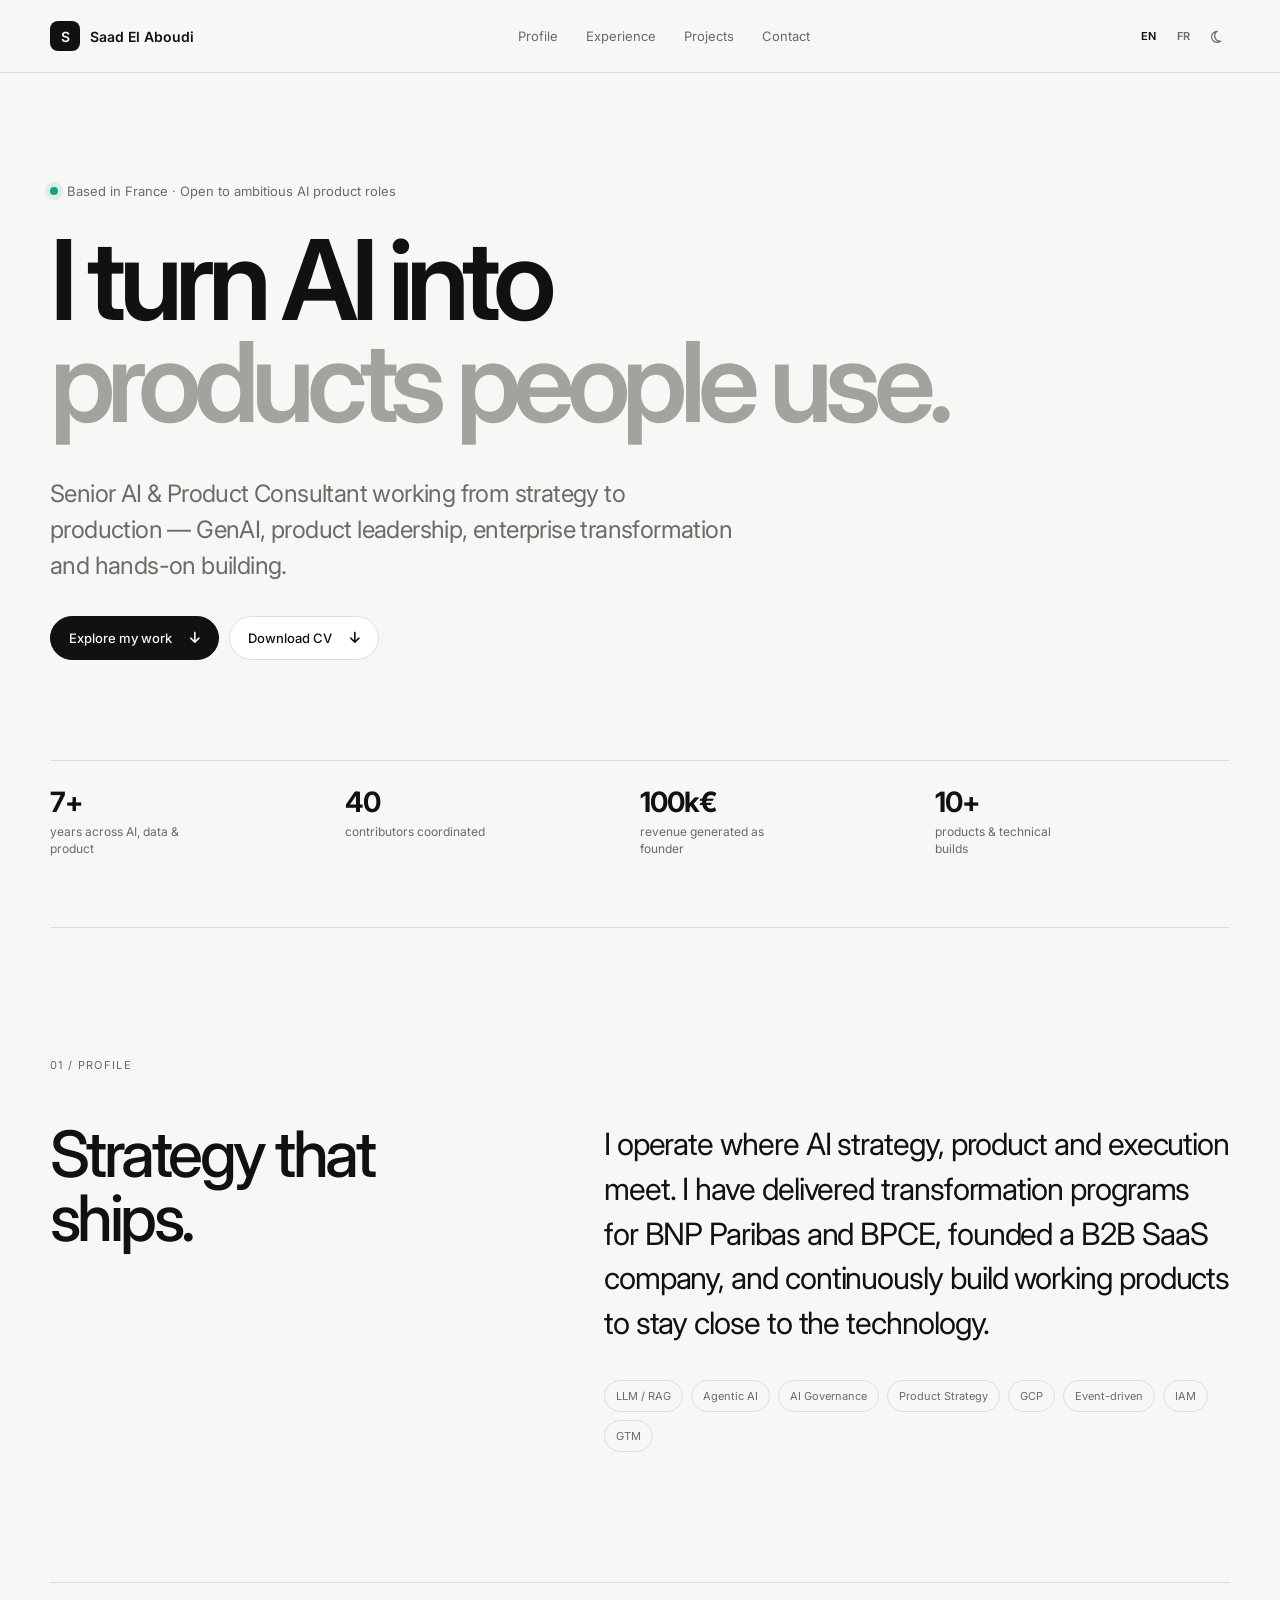
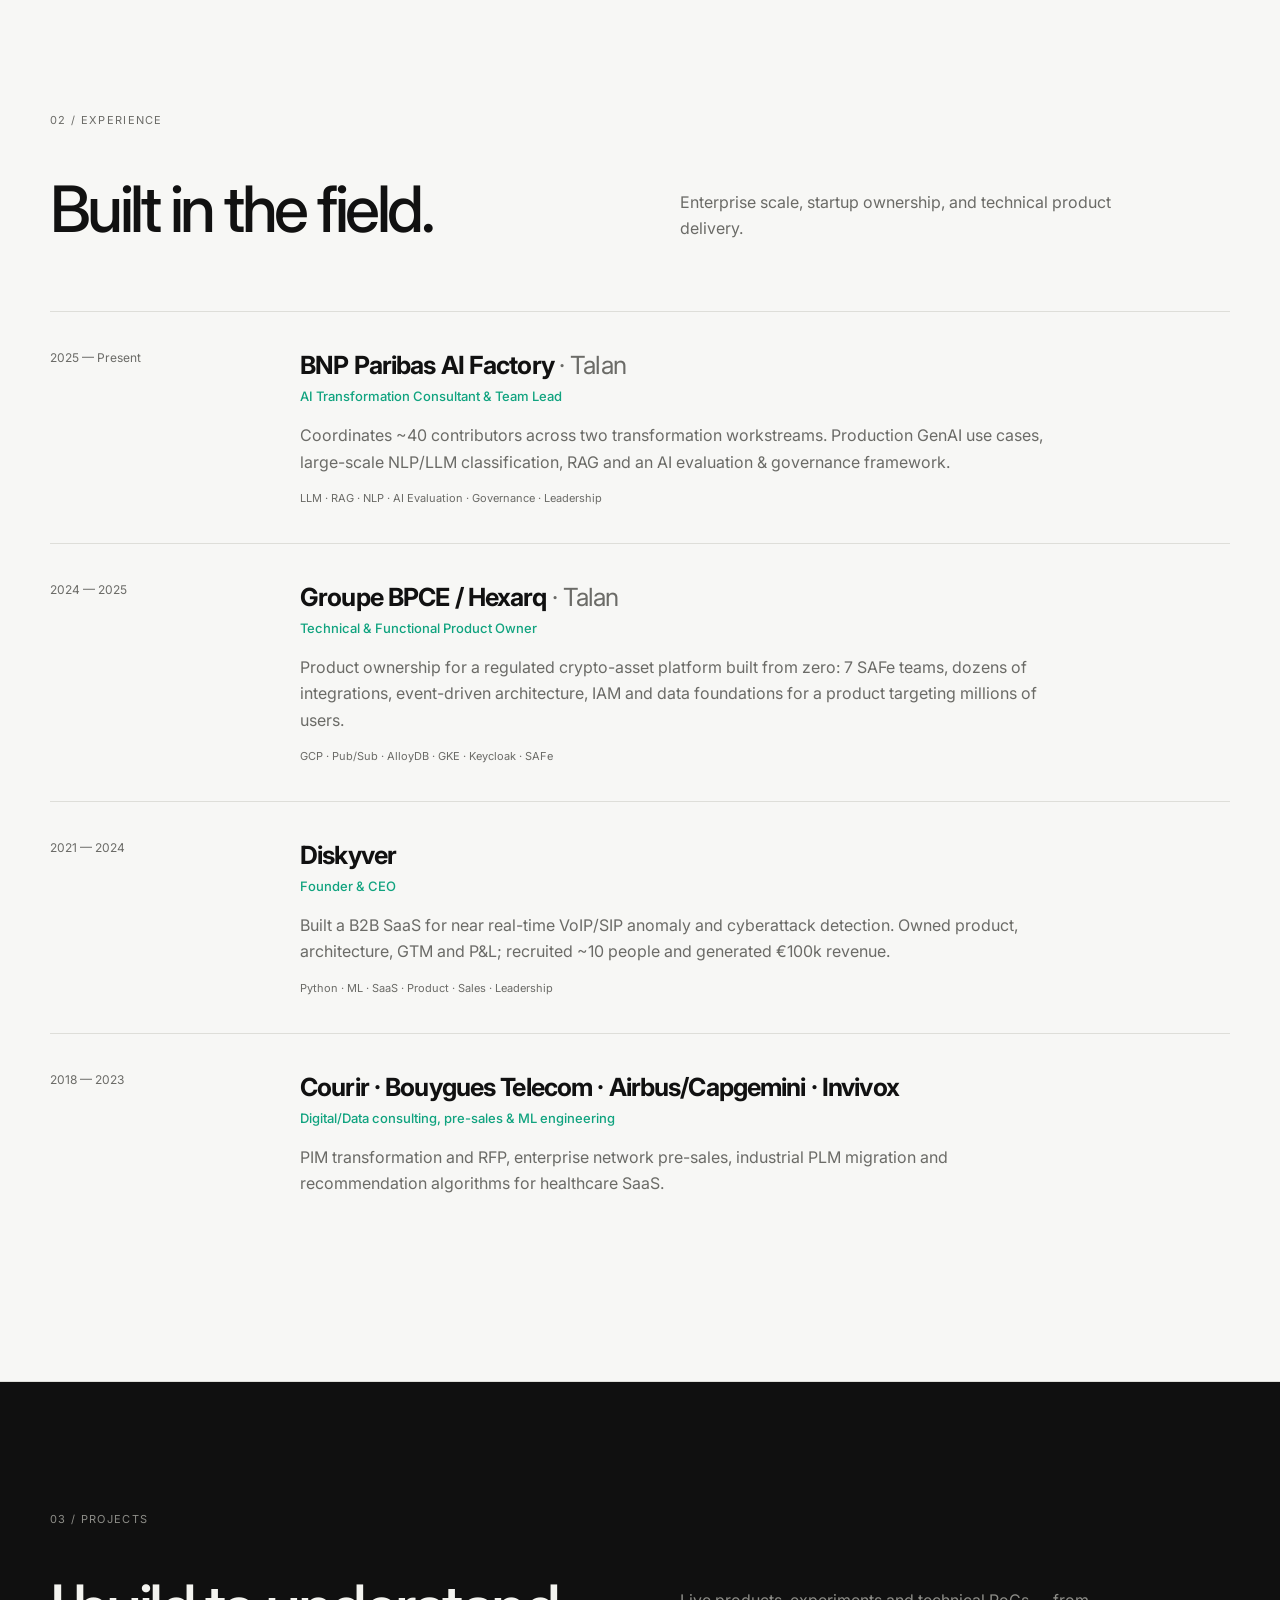
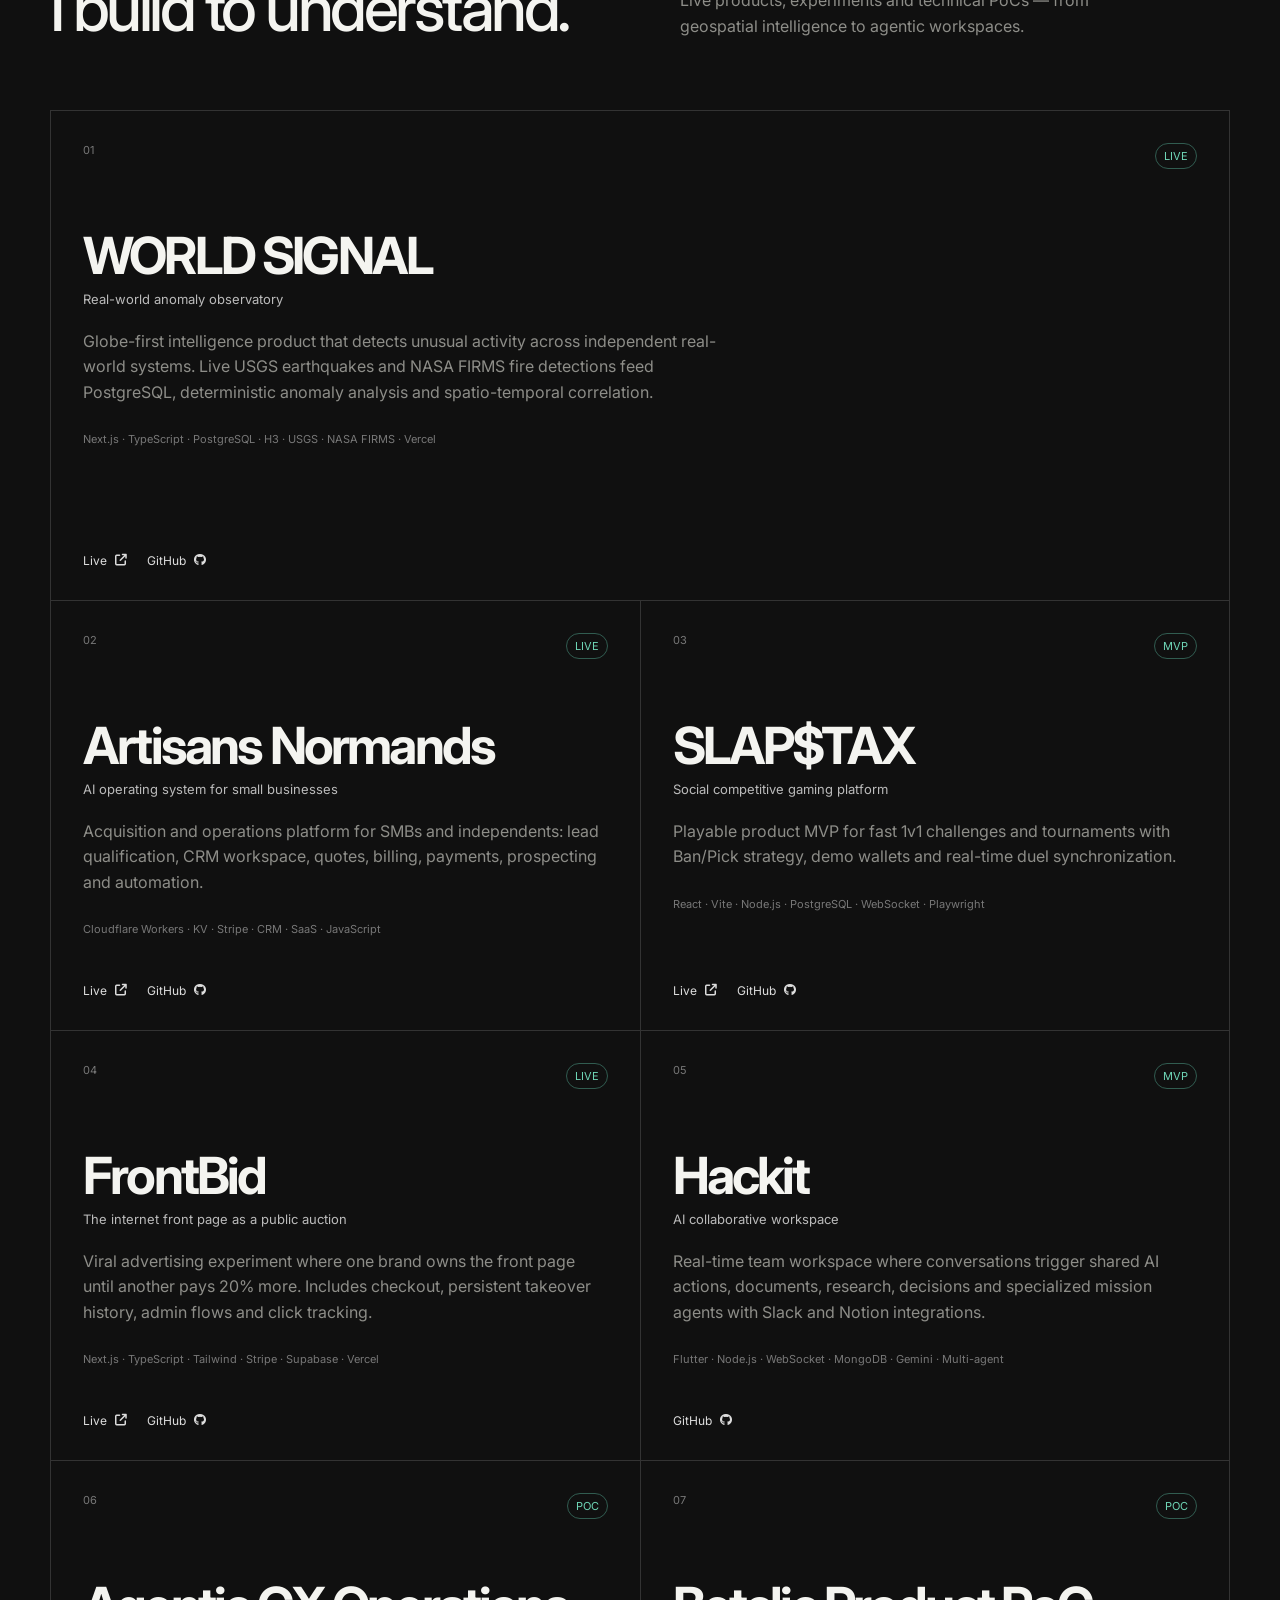
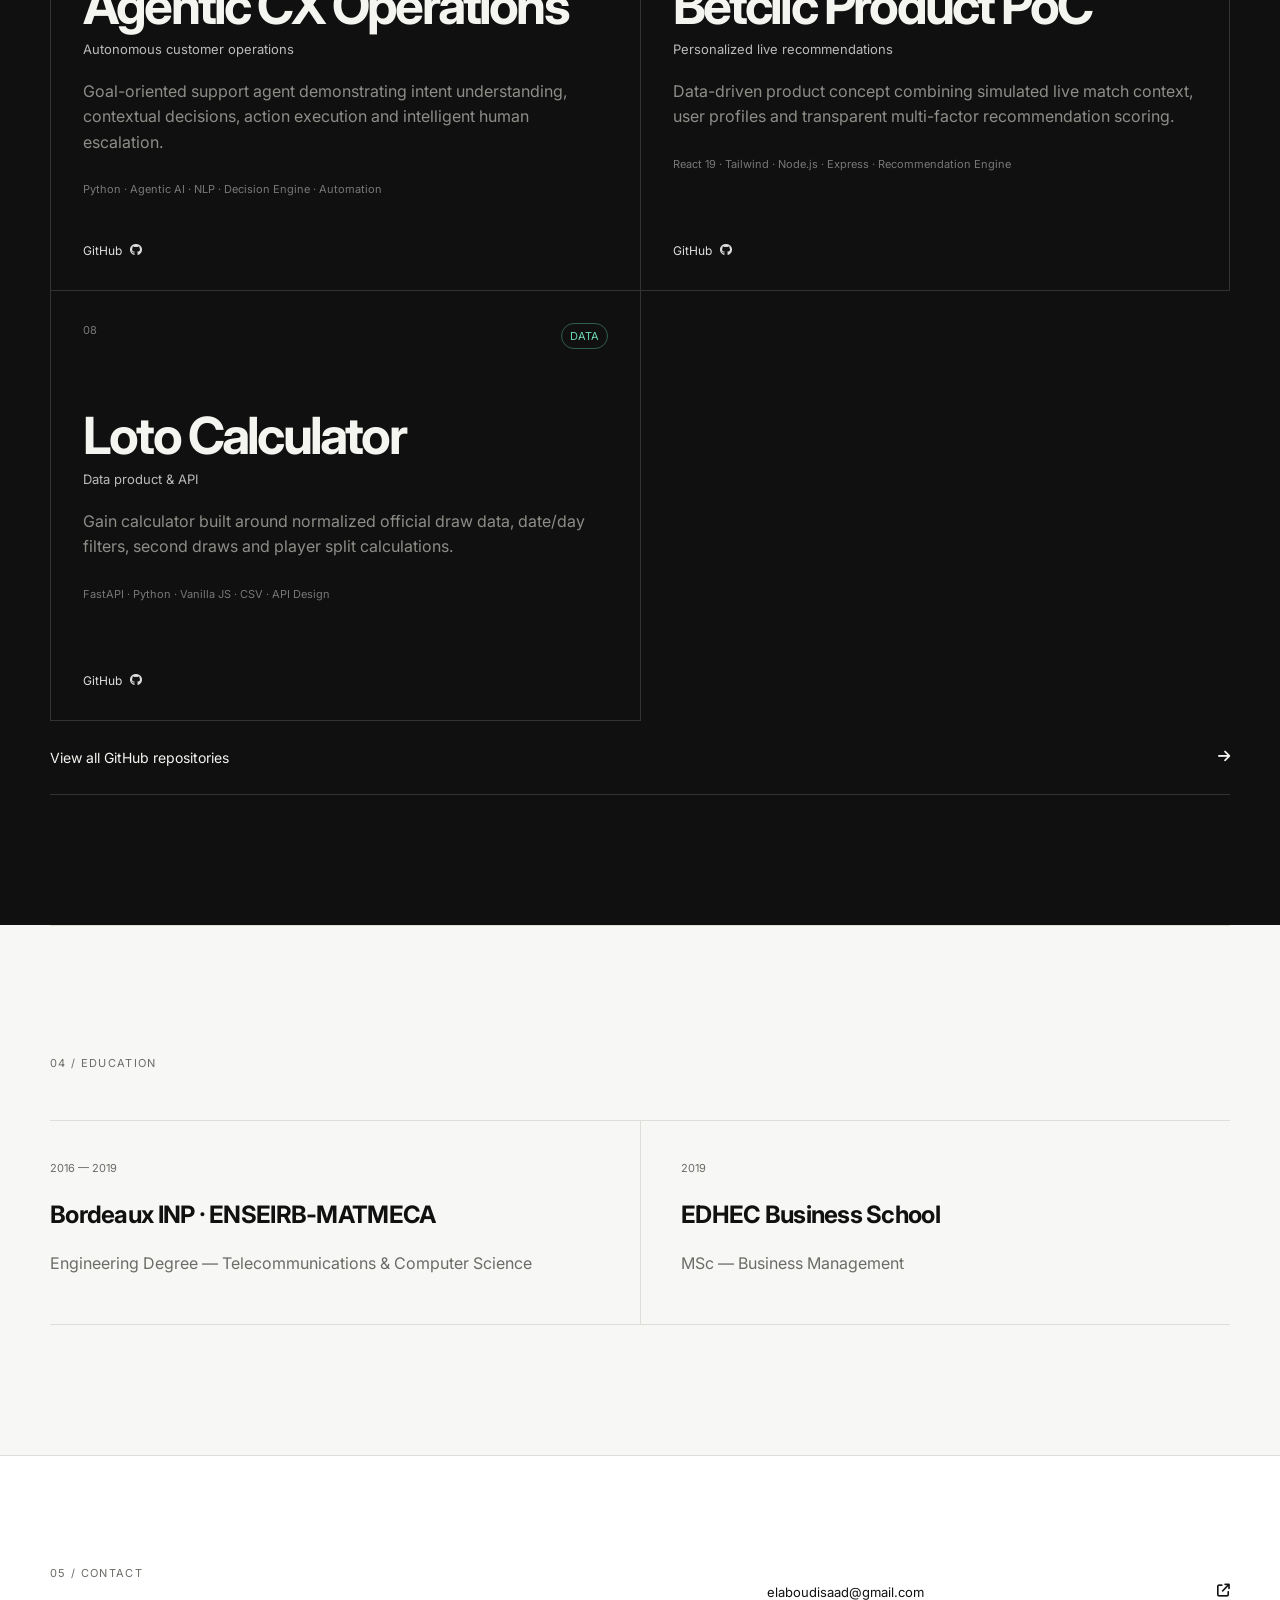
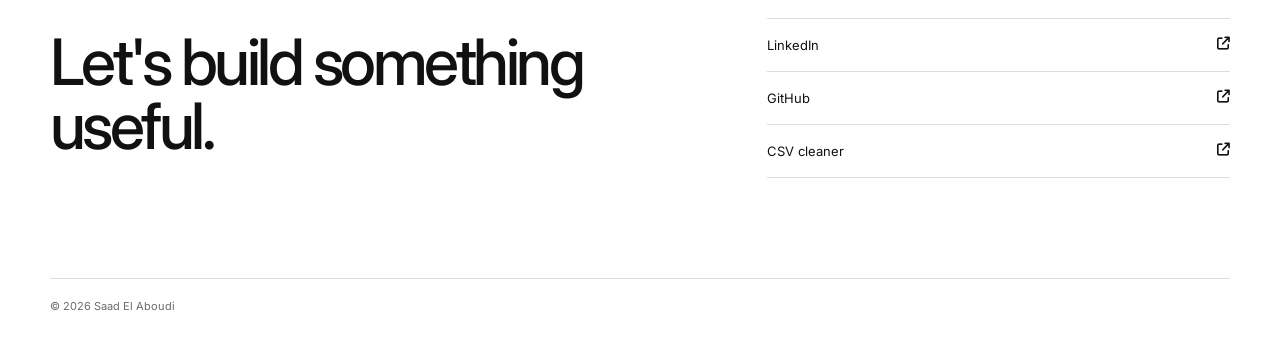
<file: index.html>
<!doctype html>
<html lang="en">
<head>
<meta charset="utf-8"><meta name="viewport" content="width=device-width,initial-scale=1">
<meta name="description" content="Saad El Aboudi — Senior AI & Product Consultant, builder and founder.">
<title>Saad El Aboudi — AI Product & Transformation</title>
<link rel="stylesheet" href="assets/css/styles.css">
<link rel="stylesheet" href="https://cdnjs.cloudflare.com/ajax/libs/font-awesome/6.4.0/css/all.min.css">
<link href="https://fonts.googleapis.com/css2?family=Inter:wght@400;500;600;700&display=swap" rel="stylesheet">
</head>
<body>
<header><nav class="nav wrap"><a class="brand" href="#home"><span class="mark">S</span><span>Saad El Aboudi</span></a><div class="links"><a data-i18n="nav.profile" href="#profile">Profile</a><a data-i18n="nav.experience" href="#experience">Experience</a><a data-i18n="nav.projects" href="#projects">Projects</a><a data-i18n="nav.contact" href="#contact">Contact</a></div><div class="actions"><button class="lang active" data-lang="en">EN</button><button class="lang" data-lang="fr">FR</button><button id="theme" aria-label="Toggle theme"><i class="fa-regular fa-moon"></i></button></div></nav></header>
<main>
<section class="hero wrap" id="home"><div class="eyebrow"><span class="dot"></span><span data-i18n="hero.availability">Based in France · Open to ambitious AI product roles</span></div><h1><span data-i18n="hero.line1">I turn AI into</span><br><span class="muted-title" data-i18n="hero.line2">products people use.</span></h1><p class="lead" data-i18n="hero.lead">Senior AI & Product Consultant working from strategy to production — GenAI, product leadership, enterprise transformation and hands-on building.</p><div class="hero-actions"><a class="btn primary" href="#projects"><span data-i18n="hero.cta1">Explore my work</span><i class="fa-solid fa-arrow-down"></i></a><a class="btn" href="CV_Saad_El_Aboudi.pdf" download><span data-i18n="hero.cta2">Download CV</span><i class="fa-solid fa-arrow-down"></i></a></div><div class="metrics"><div><strong>7+</strong><span data-i18n="metrics.years">years across AI, data & product</span></div><div><strong>40</strong><span data-i18n="metrics.people">contributors coordinated</span></div><div><strong>100k€</strong><span data-i18n="metrics.revenue">revenue generated as founder</span></div><div><strong>10+</strong><span data-i18n="metrics.builds">products & technical builds</span></div></div></section>

<section class="section wrap" id="profile"><div class="kicker">01 / <span data-i18n="nav.profile">Profile</span></div><div class="profile-grid"><h2 data-i18n="profile.title">Strategy that ships.</h2><div><p class="big-copy" data-i18n="profile.copy">I operate where AI strategy, product and execution meet. I have delivered transformation programs for BNP Paribas and BPCE, founded a B2B SaaS company, and continuously build working products to stay close to the technology.</p><div class="chips"><span>LLM / RAG</span><span>Agentic AI</span><span>AI Governance</span><span>Product Strategy</span><span>GCP</span><span>Event-driven</span><span>IAM</span><span>GTM</span></div></div></div></section>

<section class="section wrap" id="experience"><div class="kicker">02 / <span data-i18n="nav.experience">Experience</span></div><div class="section-head"><h2 data-i18n="experience.title">Built in the field.</h2><p data-i18n="experience.sub">Enterprise scale, startup ownership, and technical product delivery.</p></div><div class="timeline">
<article><div class="date">2025 — <span data-i18n="present">Present</span></div><div><h3>BNP Paribas AI Factory <span>· Talan</span></h3><h4 data-i18n="exp.bnp.role">AI Transformation Consultant & Team Lead</h4><p data-i18n="exp.bnp.copy">Coordinates ~40 contributors across two transformation workstreams. Production GenAI use cases, large-scale NLP/LLM classification, RAG and an AI evaluation & governance framework.</p><div class="tags">LLM · RAG · NLP · AI Evaluation · Governance · Leadership</div></div></article>
<article><div class="date">2024 — 2025</div><div><h3>Groupe BPCE / Hexarq <span>· Talan</span></h3><h4>Technical & Functional Product Owner</h4><p data-i18n="exp.bpce.copy">Product ownership for a regulated crypto-asset platform built from zero: 7 SAFe teams, dozens of integrations, event-driven architecture, IAM and data foundations for a product targeting millions of users.</p><div class="tags">GCP · Pub/Sub · AlloyDB · GKE · Keycloak · SAFe</div></div></article>
<article><div class="date">2021 — 2024</div><div><h3>Diskyver</h3><h4>Founder & CEO</h4><p data-i18n="exp.diskyver.copy">Built a B2B SaaS for near real-time VoIP/SIP anomaly and cyberattack detection. Owned product, architecture, GTM and P&L; recruited ~10 people and generated €100k revenue.</p><div class="tags">Python · ML · SaaS · Product · Sales · Leadership</div></div></article>
<article><div class="date">2018 — 2023</div><div><h3>Courir · Bouygues Telecom · Airbus/Capgemini · Invivox</h3><h4 data-i18n="exp.early.role">Digital/Data consulting, pre-sales & ML engineering</h4><p data-i18n="exp.early.copy">PIM transformation and RFP, enterprise network pre-sales, industrial PLM migration and recommendation algorithms for healthcare SaaS.</p></div></article>
</div></section>

<section class="section projects-section" id="projects"><div class="wrap"><div class="kicker">03 / <span data-i18n="nav.projects">Projects</span></div><div class="section-head"><h2 data-i18n="projects.title">I build to understand.</h2><p data-i18n="projects.sub">Live products, experiments and technical PoCs — from geospatial intelligence to agentic workspaces.</p></div><div class="project-grid">
<article class="project hero-project"><div class="project-top"><span>01</span><div class="status">LIVE</div></div><h3>WORLD SIGNAL</h3><p class="project-role" data-i18n="p.world.role">Real-world anomaly observatory</p><p data-i18n="p.world.copy">Globe-first intelligence product that detects unusual activity across independent real-world systems. Live USGS earthquakes and NASA FIRMS fire detections feed PostgreSQL, deterministic anomaly analysis and spatio-temporal correlation.</p><div class="tags">Next.js · TypeScript · PostgreSQL · H3 · USGS · NASA FIRMS · Vercel</div><div class="project-links"><a href="https://world-signal-seven.vercel.app/" target="_blank">Live <i class="fa-solid fa-arrow-up-right-from-square"></i></a><a href="https://github.com/SaadElAboudi/world-signal" target="_blank">GitHub <i class="fa-brands fa-github"></i></a></div></article>
<article class="project"><div class="project-top"><span>02</span><div class="status">LIVE</div></div><h3>Artisans Normands</h3><p class="project-role" data-i18n="p.artisans.role">AI operating system for small businesses</p><p data-i18n="p.artisans.copy">Acquisition and operations platform for SMBs and independents: lead qualification, CRM workspace, quotes, billing, payments, prospecting and automation.</p><div class="tags">Cloudflare Workers · KV · Stripe · CRM · SaaS · JavaScript</div><div class="project-links"><a href="https://artisans-normands.fr/" target="_blank">Live <i class="fa-solid fa-arrow-up-right-from-square"></i></a><a href="https://github.com/SaadElAboudi/artisans-normands-main" target="_blank">GitHub <i class="fa-brands fa-github"></i></a></div></article>
<article class="project"><div class="project-top"><span>03</span><div class="status">MVP</div></div><h3>SLAP$TAX</h3><p class="project-role" data-i18n="p.slap.role">Social competitive gaming platform</p><p data-i18n="p.slap.copy">Playable product MVP for fast 1v1 challenges and tournaments with Ban/Pick strategy, demo wallets and real-time duel synchronization.</p><div class="tags">React · Vite · Node.js · PostgreSQL · WebSocket · Playwright</div><div class="project-links"><a href="https://slaptax-r9na.onrender.com/" target="_blank">Live <i class="fa-solid fa-arrow-up-right-from-square"></i></a><a href="https://github.com/SaadElAboudi/slaptax" target="_blank">GitHub <i class="fa-brands fa-github"></i></a></div></article>
<article class="project"><div class="project-top"><span>04</span><div class="status">LIVE</div></div><h3>FrontBid</h3><p class="project-role" data-i18n="p.front.role">The internet front page as a public auction</p><p data-i18n="p.front.copy">Viral advertising experiment where one brand owns the front page until another pays 20% more. Includes checkout, persistent takeover history, admin flows and click tracking.</p><div class="tags">Next.js · TypeScript · Tailwind · Stripe · Supabase · Vercel</div><div class="project-links"><a href="https://internet-frontpage.vercel.app/" target="_blank">Live <i class="fa-solid fa-arrow-up-right-from-square"></i></a><a href="https://github.com/SaadElAboudi/internet-frontpage" target="_blank">GitHub <i class="fa-brands fa-github"></i></a></div></article>
<article class="project"><div class="project-top"><span>05</span><div class="status">MVP</div></div><h3>Hackit</h3><p class="project-role" data-i18n="p.hackit.role">AI collaborative workspace</p><p data-i18n="p.hackit.copy">Real-time team workspace where conversations trigger shared AI actions, documents, research, decisions and specialized mission agents with Slack and Notion integrations.</p><div class="tags">Flutter · Node.js · WebSocket · MongoDB · Gemini · Multi-agent</div><div class="project-links"><a href="https://github.com/SaadElAboudi/hackit-mvp" target="_blank">GitHub <i class="fa-brands fa-github"></i></a></div></article>
<article class="project"><div class="project-top"><span>06</span><div class="status">POC</div></div><h3>Agentic CX Operations</h3><p class="project-role" data-i18n="p.cx.role">Autonomous customer operations</p><p data-i18n="p.cx.copy">Goal-oriented support agent demonstrating intent understanding, contextual decisions, action execution and intelligent human escalation.</p><div class="tags">Python · Agentic AI · NLP · Decision Engine · Automation</div><div class="project-links"><a href="https://github.com/SaadElAboudi/agentic-ai-cx-poc" target="_blank">GitHub <i class="fa-brands fa-github"></i></a></div></article>
<article class="project"><div class="project-top"><span>07</span><div class="status">POC</div></div><h3>Betclic Product PoC</h3><p class="project-role" data-i18n="p.bet.role">Personalized live recommendations</p><p data-i18n="p.bet.copy">Data-driven product concept combining simulated live match context, user profiles and transparent multi-factor recommendation scoring.</p><div class="tags">React 19 · Tailwind · Node.js · Express · Recommendation Engine</div><div class="project-links"><a href="https://github.com/SaadElAboudi/betclic-poc" target="_blank">GitHub <i class="fa-brands fa-github"></i></a></div></article>
<article class="project"><div class="project-top"><span>08</span><div class="status">DATA</div></div><h3>Loto Calculator</h3><p class="project-role" data-i18n="p.loto.role">Data product & API</p><p data-i18n="p.loto.copy">Gain calculator built around normalized official draw data, date/day filters, second draws and player split calculations.</p><div class="tags">FastAPI · Python · Vanilla JS · CSV · API Design</div><div class="project-links"><a href="https://github.com/SaadElAboudi/loto-calculator" target="_blank">GitHub <i class="fa-brands fa-github"></i></a></div></article>
</div><a class="all-github" href="https://github.com/SaadElAboudi" target="_blank"><span data-i18n="projects.all">View all GitHub repositories</span><i class="fa-solid fa-arrow-right"></i></a></div></section>

<section class="section wrap education"><div class="kicker">04 / <span data-i18n="education">Education</span></div><div class="edu-grid"><article><span>2016 — 2019</span><h3>Bordeaux INP · ENSEIRB-MATMECA</h3><p data-i18n="edu.eng">Engineering Degree — Telecommunications & Computer Science</p></article><article><span>2019</span><h3>EDHEC Business School</h3><p>MSc — Business Management</p></article></div></section>
</main>
<footer id="contact"><div class="wrap footer-grid"><div><div class="kicker">05 / <span data-i18n="nav.contact">Contact</span></div><h2 data-i18n="footer.title">Let's build something useful.</h2></div><div class="contact-links"><a href="mailto:elaboudisaad@gmail.com">elaboudisaad@gmail.com <i class="fa-solid fa-arrow-up-right-from-square"></i></a><a href="https://www.linkedin.com/in/saadelaboudi/" target="_blank">LinkedIn <i class="fa-solid fa-arrow-up-right-from-square"></i></a><a href="https://github.com/SaadElAboudi" target="_blank">GitHub <i class="fa-solid fa-arrow-up-right-from-square"></i></a><a href="outils/csv/">CSV cleaner <i class="fa-solid fa-arrow-up-right-from-square"></i></a></div></div><div class="wrap copyright">© 2026 Saad El Aboudi</div></footer>
<script src="assets/js/main.js"></script></body></html>
</file>
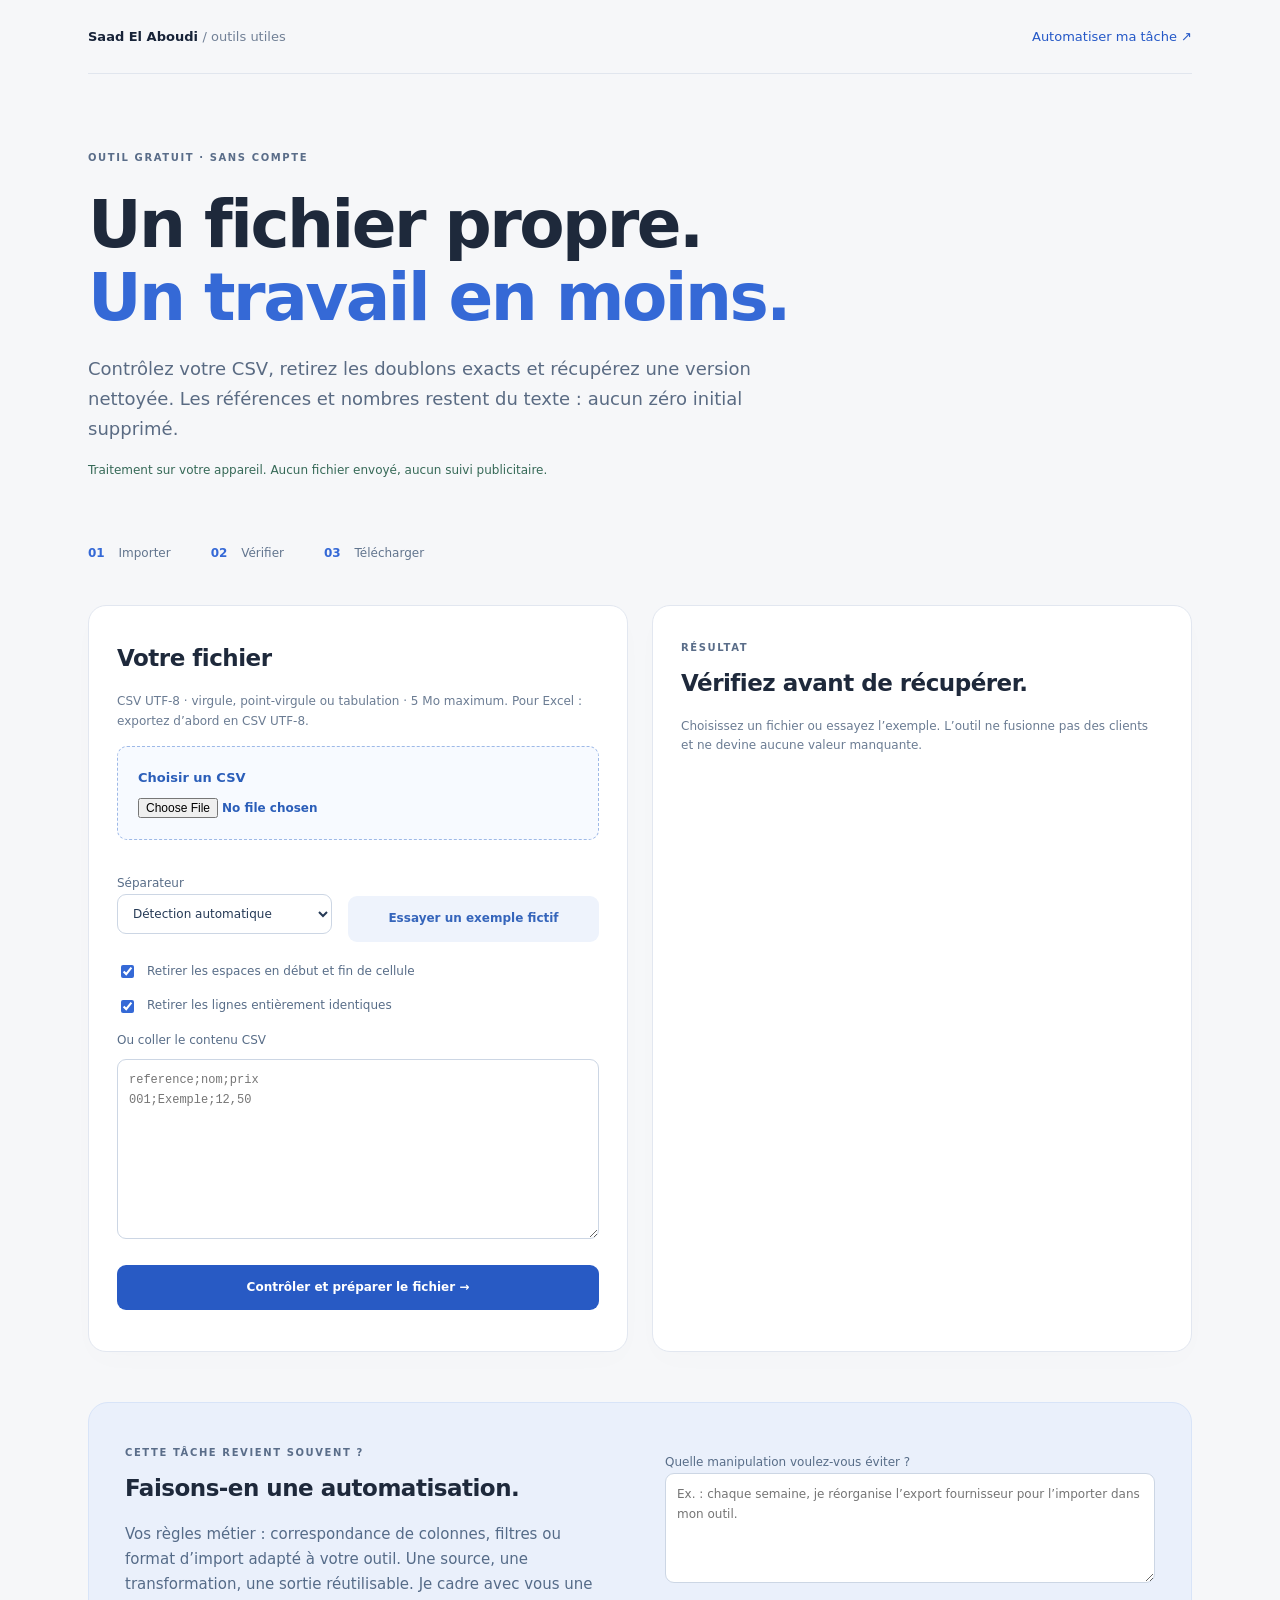
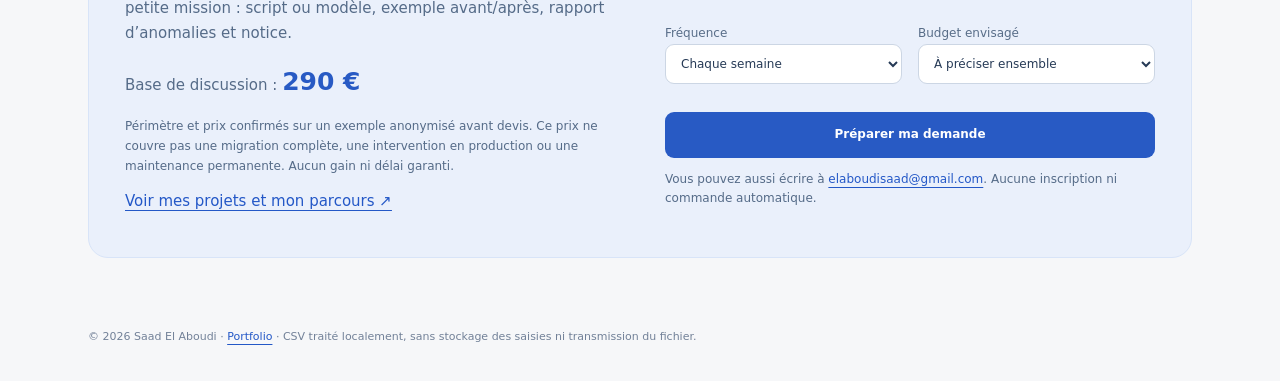
<file: outils/csv/index.html>
<!doctype html><html lang="fr"><head><meta charset="utf-8"><meta name="viewport" content="width=device-width,initial-scale=1"><meta name="description" content="Contrôlez et nettoyez gratuitement un fichier CSV dans votre navigateur. Doublons, lignes vides et espaces ; vos données restent sur votre appareil. Automatisation sur mesure avec Saad El Aboudi."><meta http-equiv="Content-Security-Policy" content="default-src 'none'; script-src 'self'; style-src 'self'; connect-src 'none'; img-src 'self' data:; base-uri 'none'; form-action 'none'"><title>Un CSV propre, un travail en moins — Saad El Aboudi</title><link rel="canonical" href="https://saadelaboudi.github.io/CV_Saad/outils/csv/"><link rel="stylesheet" href="style.css"><script type="module" src="app.mjs"></script></head><body><main><nav><a href="../../">Saad El Aboudi <span>/ outils utiles</span></a><a href="#mission">Automatiser ma tâche ↗</a></nav><header><span class="eyebrow">OUTIL GRATUIT · SANS COMPTE</span><h1>Un fichier propre.<br><span>Un travail en moins.</span></h1><p class="lead">Contrôlez votre CSV, retirez les doublons exacts et récupérez une version nettoyée. Les références et nombres restent du texte : aucun zéro initial supprimé.</p><p class="privacy">Traitement sur votre appareil. Aucun fichier envoyé, aucun suivi publicitaire.</p></header><ol class="steps"><li><b>01</b> Importer</li><li><b>02</b> Vérifier</li><li><b>03</b> Télécharger</li></ol><div class="workspace"><section class="panel"><h2>Votre fichier</h2><p class="hint">CSV UTF-8 · virgule, point-virgule ou tabulation · 5 Mo maximum. Pour Excel : exportez d’abord en CSV UTF-8.</p><label class="upload">Choisir un CSV<input id="file" type="file" accept=".csv,.tsv,text/csv,text/tab-separated-values"></label><div class="row"><label>Séparateur<select id="delimiter"><option value="auto">Détection automatique</option><option value=",">Virgule</option><option value=";">Point-virgule</option><option value="tab">Tabulation</option></select></label><button id="sample" class="secondary" type="button">Essayer un exemple fictif</button></div><label class="check"><input id="trim" type="checkbox" checked> Retirer les espaces en début et fin de cellule</label><label class="check"><input id="deduplicate" type="checkbox" checked> Retirer les lignes entièrement identiques</label><label for="csv">Ou coller le contenu CSV</label><textarea id="csv" spellcheck="false" placeholder="reference;nom;prix&#10;001;Exemple;12,50"></textarea><button id="analyze" type="button">Contrôler et préparer le fichier →</button><p id="error" role="alert"></p></section><section class="panel result"><span class="eyebrow">RÉSULTAT</span><h2>Vérifiez avant de récupérer.</h2><p id="empty" class="hint">Choisissez un fichier ou essayez l’exemple. L’outil ne fusionne pas des clients et ne devine aucune valeur manquante.</p><div id="report" hidden><div class="stats"><div><strong id="rowsCount">0</strong><span>lignes conservées</span></div><div><strong id="duplicatesCount">0</strong><span>doublons retirés</span></div><div><strong id="emptyCount">0</strong><span>lignes vides retirées</span></div></div><p id="details" class="hint"></p><div class="preview"><table id="preview"><caption>Aperçu des 8 premières lignes nettoyées</caption><thead></thead><tbody></tbody></table></div><button id="download" type="button">Télécharger le CSV nettoyé ↓</button><p class="hint">Le fichier d’origine reste intact. Contrôlez l’aperçu et les choix de nettoyage avant utilisation.</p></div></section></div><section id="mission" class="offer"><div><span class="eyebrow">CETTE TÂCHE REVIENT SOUVENT ?</span><h2>Faisons-en une automatisation.</h2><p>Vos règles métier : correspondance de colonnes, filtres ou format d’import adapté à votre outil. Une source, une transformation, une sortie réutilisable. Je cadre avec vous une petite mission : script ou modèle, exemple avant/après, rapport d’anomalies et notice.</p><p class="price">Base de discussion : <b>290 €</b></p><p class="hint">Périmètre et prix confirmés sur un exemple anonymisé avant devis. Ce prix ne couvre pas une migration complète, une intervention en production ou une maintenance permanente. Aucun gain ni délai garanti.</p><a href="../../#projects">Voir mes projets et mon parcours ↗</a></div><form id="brief"><label>Quelle manipulation voulez-vous éviter ?<textarea id="need" required minlength="15" maxlength="1200" placeholder="Ex. : chaque semaine, je réorganise l’export fournisseur pour l’importer dans mon outil."></textarea></label><div class="row"><label>Fréquence<select id="frequency"><option>Chaque semaine</option><option>Chaque jour</option><option>Chaque mois</option><option>Ponctuelle</option></select></label><label>Budget envisagé<select id="budget"><option>À préciser ensemble</option><option>290 à 500 €</option><option>Plus de 500 €</option></select></label></div><button type="submit">Préparer ma demande</button><div id="briefReady" hidden><p>Votre demande est prête. Le lien ouvre votre messagerie ; vous choisissez de l’envoyer. Aucun contenu du CSV n’y est joint.</p><a id="email" class="button" href="mailto:elaboudisaad@gmail.com">Ouvrir mon email →</a></div><p class="hint">Vous pouvez aussi écrire à <a href="mailto:elaboudisaad@gmail.com">elaboudisaad@gmail.com</a>. Aucune inscription ni commande automatique.</p></form></section><footer>© 2026 Saad El Aboudi · <a href="../../">Portfolio</a> · CSV traité localement, sans stockage des saisies ni transmission du fichier.</footer></main></body></html>
</file>
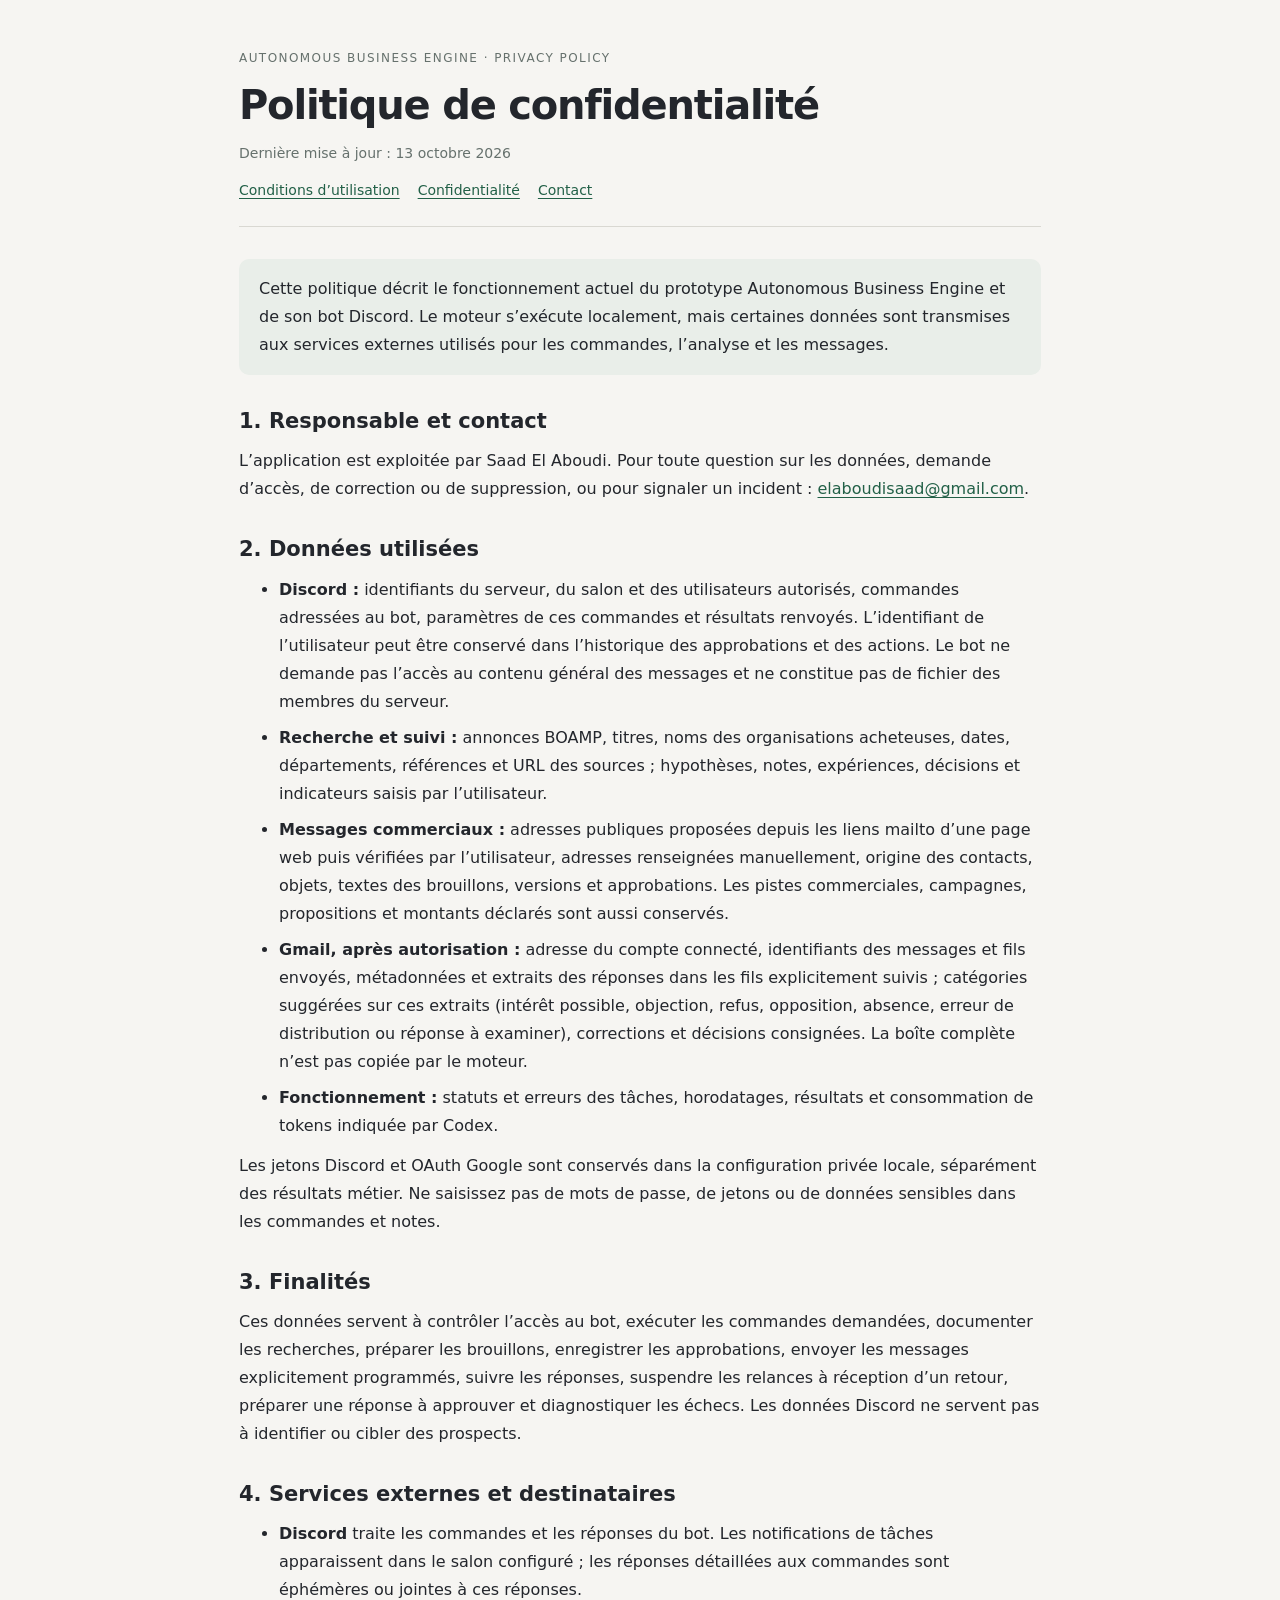
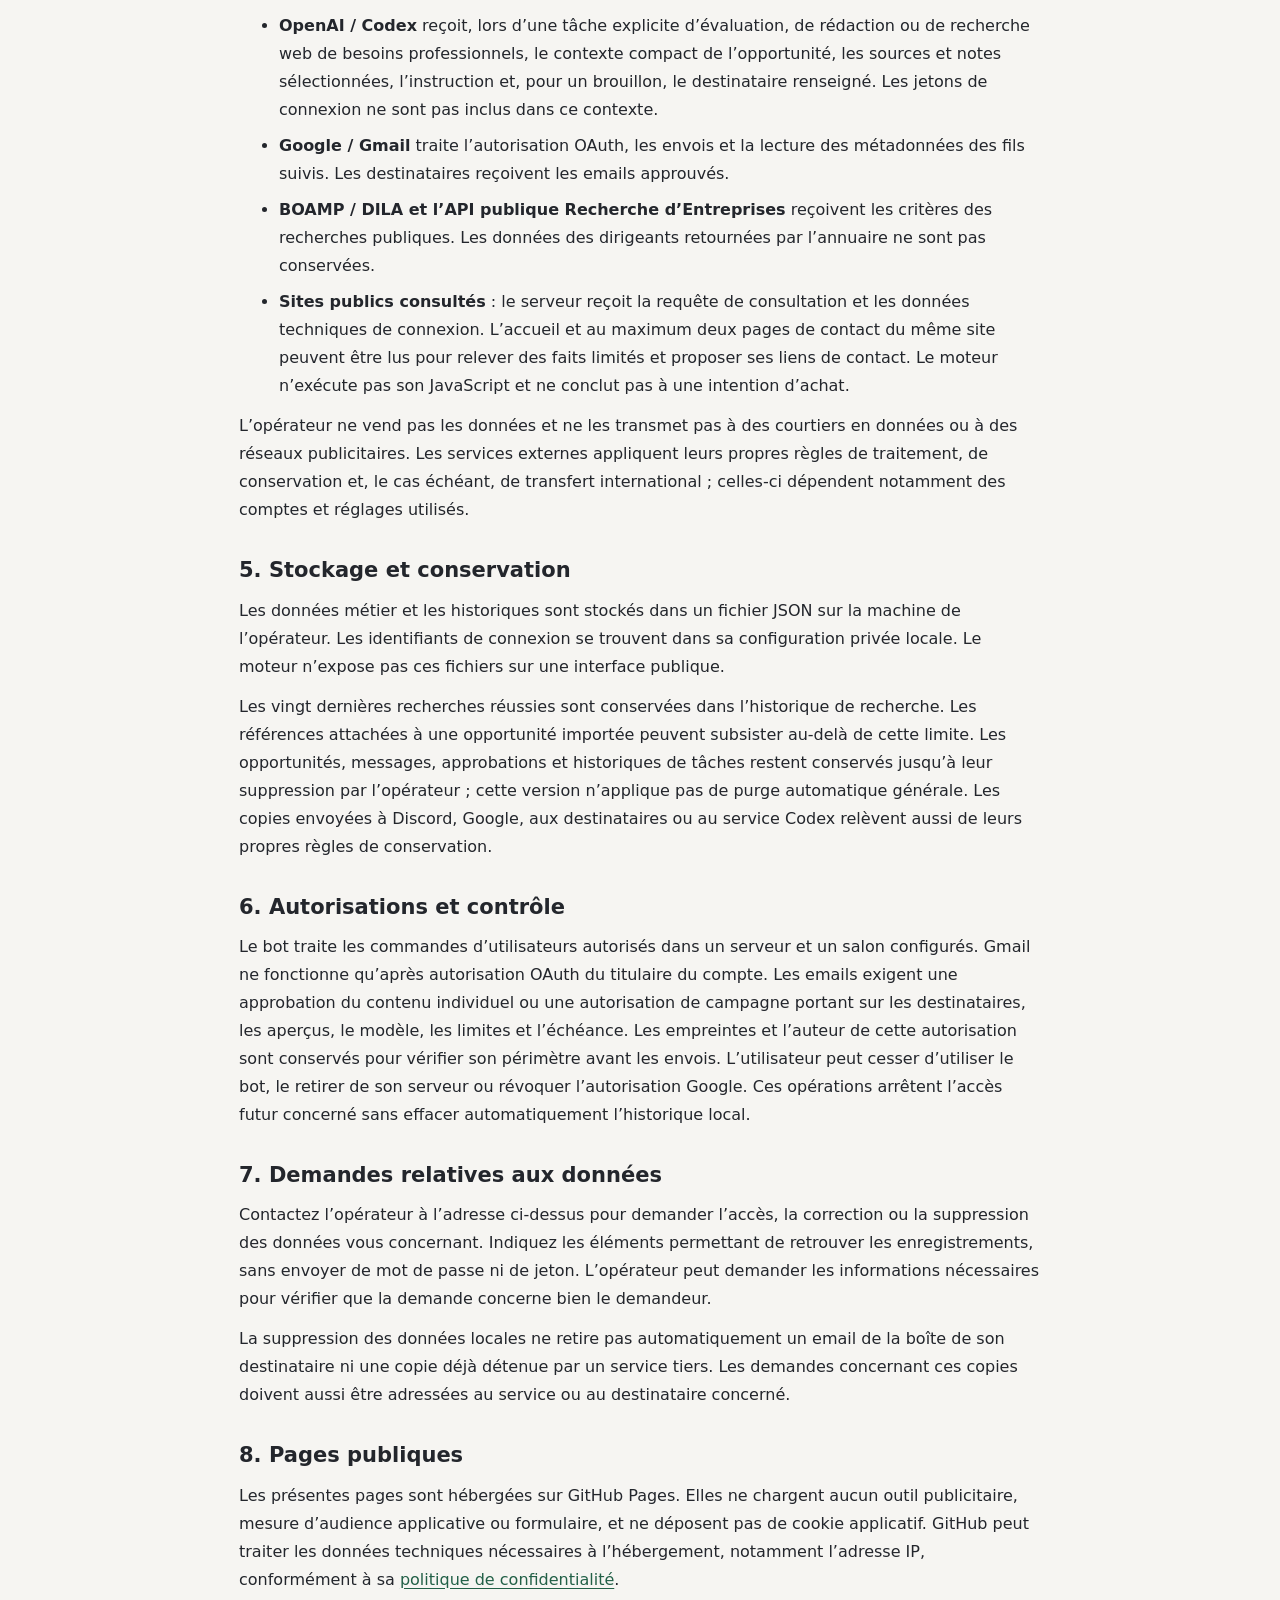
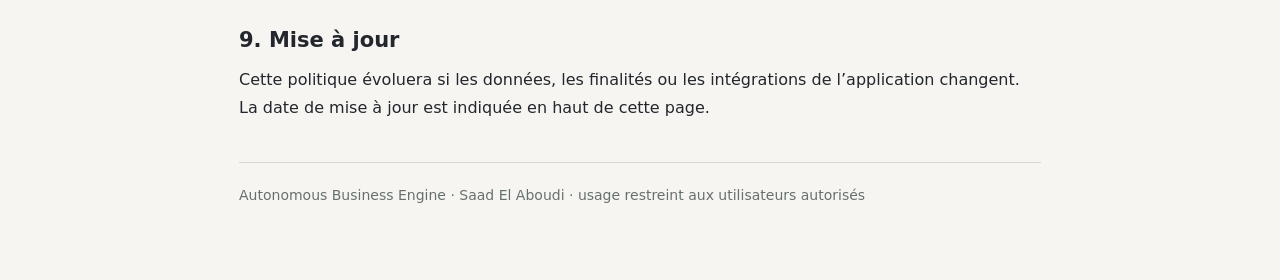
<file: legal/autonomous-business-engine/privacy.html>
<!doctype html><html lang="fr"><head><meta charset="utf-8"><meta name="viewport" content="width=device-width, initial-scale=1"><meta name="description" content="Politique de confidentialité du prototype Autonomous Business Engine et de son bot Discord."><title>Politique de confidentialité — Autonomous Business Engine</title><link rel="stylesheet" href="legal.css"></head><body><main><header><div class="eyebrow">Autonomous Business Engine · Privacy Policy</div><h1>Politique de confidentialité</h1><p class="date">Dernière mise à jour : 13 octobre 2026</p><nav aria-label="Documents"><a href="terms.html">Conditions d’utilisation</a><a href="privacy.html">Confidentialité</a><a href="mailto:elaboudisaad@gmail.com">Contact</a></nav></header><p class="notice">Cette politique décrit le fonctionnement actuel du prototype Autonomous Business Engine et de son bot Discord. Le moteur s’exécute localement, mais certaines données sont transmises aux services externes utilisés pour les commandes, l’analyse et les messages.</p>
<h2>1. Responsable et contact</h2><p>L’application est exploitée par Saad El Aboudi. Pour toute question sur les données, demande d’accès, de correction ou de suppression, ou pour signaler un incident : <a href="mailto:elaboudisaad@gmail.com">elaboudisaad@gmail.com</a>.</p>
<h2>2. Données utilisées</h2><ul><li><strong>Discord :</strong> identifiants du serveur, du salon et des utilisateurs autorisés, commandes adressées au bot, paramètres de ces commandes et résultats renvoyés. L’identifiant de l’utilisateur peut être conservé dans l’historique des approbations et des actions. Le bot ne demande pas l’accès au contenu général des messages et ne constitue pas de fichier des membres du serveur.</li><li><strong>Recherche et suivi :</strong> annonces BOAMP, titres, noms des organisations acheteuses, dates, départements, références et URL des sources ; hypothèses, notes, expériences, décisions et indicateurs saisis par l’utilisateur.</li><li><strong>Messages commerciaux :</strong> adresses publiques proposées depuis les liens mailto d’une page web puis vérifiées par l’utilisateur, adresses renseignées manuellement, origine des contacts, objets, textes des brouillons, versions et approbations. Les pistes commerciales, campagnes, propositions et montants déclarés sont aussi conservés.</li><li><strong>Gmail, après autorisation :</strong> adresse du compte connecté, identifiants des messages et fils envoyés, métadonnées et extraits des réponses dans les fils explicitement suivis ; catégories suggérées sur ces extraits (intérêt possible, objection, refus, opposition, absence, erreur de distribution ou réponse à examiner), corrections et décisions consignées. La boîte complète n’est pas copiée par le moteur.</li><li><strong>Fonctionnement :</strong> statuts et erreurs des tâches, horodatages, résultats et consommation de tokens indiquée par Codex.</li></ul><p>Les jetons Discord et OAuth Google sont conservés dans la configuration privée locale, séparément des résultats métier. Ne saisissez pas de mots de passe, de jetons ou de données sensibles dans les commandes et notes.</p>
<h2>3. Finalités</h2><p>Ces données servent à contrôler l’accès au bot, exécuter les commandes demandées, documenter les recherches, préparer les brouillons, enregistrer les approbations, envoyer les messages explicitement programmés, suivre les réponses, suspendre les relances à réception d’un retour, préparer une réponse à approuver et diagnostiquer les échecs. Les données Discord ne servent pas à identifier ou cibler des prospects.</p>
<h2>4. Services externes et destinataires</h2><ul><li><strong>Discord</strong> traite les commandes et les réponses du bot. Les notifications de tâches apparaissent dans le salon configuré ; les réponses détaillées aux commandes sont éphémères ou jointes à ces réponses.</li><li><strong>OpenAI / Codex</strong> reçoit, lors d’une tâche explicite d’évaluation, de rédaction ou de recherche web de besoins professionnels, le contexte compact de l’opportunité, les sources et notes sélectionnées, l’instruction et, pour un brouillon, le destinataire renseigné. Les jetons de connexion ne sont pas inclus dans ce contexte.</li><li><strong>Google / Gmail</strong> traite l’autorisation OAuth, les envois et la lecture des métadonnées des fils suivis. Les destinataires reçoivent les emails approuvés.</li><li><strong>BOAMP / DILA et l’API publique Recherche d’Entreprises</strong> reçoivent les critères des recherches publiques. Les données des dirigeants retournées par l’annuaire ne sont pas conservées.</li><li><strong>Sites publics consultés</strong> : le serveur reçoit la requête de consultation et les données techniques de connexion. L’accueil et au maximum deux pages de contact du même site peuvent être lus pour relever des faits limités et proposer ses liens de contact. Le moteur n’exécute pas son JavaScript et ne conclut pas à une intention d’achat.</li></ul><p>L’opérateur ne vend pas les données et ne les transmet pas à des courtiers en données ou à des réseaux publicitaires. Les services externes appliquent leurs propres règles de traitement, de conservation et, le cas échéant, de transfert international ; celles-ci dépendent notamment des comptes et réglages utilisés.</p>
<h2>5. Stockage et conservation</h2><p>Les données métier et les historiques sont stockés dans un fichier JSON sur la machine de l’opérateur. Les identifiants de connexion se trouvent dans sa configuration privée locale. Le moteur n’expose pas ces fichiers sur une interface publique.</p><p>Les vingt dernières recherches réussies sont conservées dans l’historique de recherche. Les références attachées à une opportunité importée peuvent subsister au-delà de cette limite. Les opportunités, messages, approbations et historiques de tâches restent conservés jusqu’à leur suppression par l’opérateur ; cette version n’applique pas de purge automatique générale. Les copies envoyées à Discord, Google, aux destinataires ou au service Codex relèvent aussi de leurs propres règles de conservation.</p>
<h2>6. Autorisations et contrôle</h2><p>Le bot traite les commandes d’utilisateurs autorisés dans un serveur et un salon configurés. Gmail ne fonctionne qu’après autorisation OAuth du titulaire du compte. Les emails exigent une approbation du contenu individuel ou une autorisation de campagne portant sur les destinataires, les aperçus, le modèle, les limites et l’échéance. Les empreintes et l’auteur de cette autorisation sont conservés pour vérifier son périmètre avant les envois. L’utilisateur peut cesser d’utiliser le bot, le retirer de son serveur ou révoquer l’autorisation Google. Ces opérations arrêtent l’accès futur concerné sans effacer automatiquement l’historique local.</p>
<h2>7. Demandes relatives aux données</h2><p>Contactez l’opérateur à l’adresse ci-dessus pour demander l’accès, la correction ou la suppression des données vous concernant. Indiquez les éléments permettant de retrouver les enregistrements, sans envoyer de mot de passe ni de jeton. L’opérateur peut demander les informations nécessaires pour vérifier que la demande concerne bien le demandeur.</p><p>La suppression des données locales ne retire pas automatiquement un email de la boîte de son destinataire ni une copie déjà détenue par un service tiers. Les demandes concernant ces copies doivent aussi être adressées au service ou au destinataire concerné.</p>
<h2>8. Pages publiques</h2><p>Les présentes pages sont hébergées sur GitHub Pages. Elles ne chargent aucun outil publicitaire, mesure d’audience applicative ou formulaire, et ne déposent pas de cookie applicatif. GitHub peut traiter les données techniques nécessaires à l’hébergement, notamment l’adresse IP, conformément à sa <a href="https://docs.github.com/en/site-policy/privacy-policies/github-general-privacy-statement">politique de confidentialité</a>.</p>
<h2>9. Mise à jour</h2><p>Cette politique évoluera si les données, les finalités ou les intégrations de l’application changent. La date de mise à jour est indiquée en haut de cette page.</p><footer>Autonomous Business Engine · Saad El Aboudi · usage restreint aux utilisateurs autorisés</footer></main></body></html>
</file>
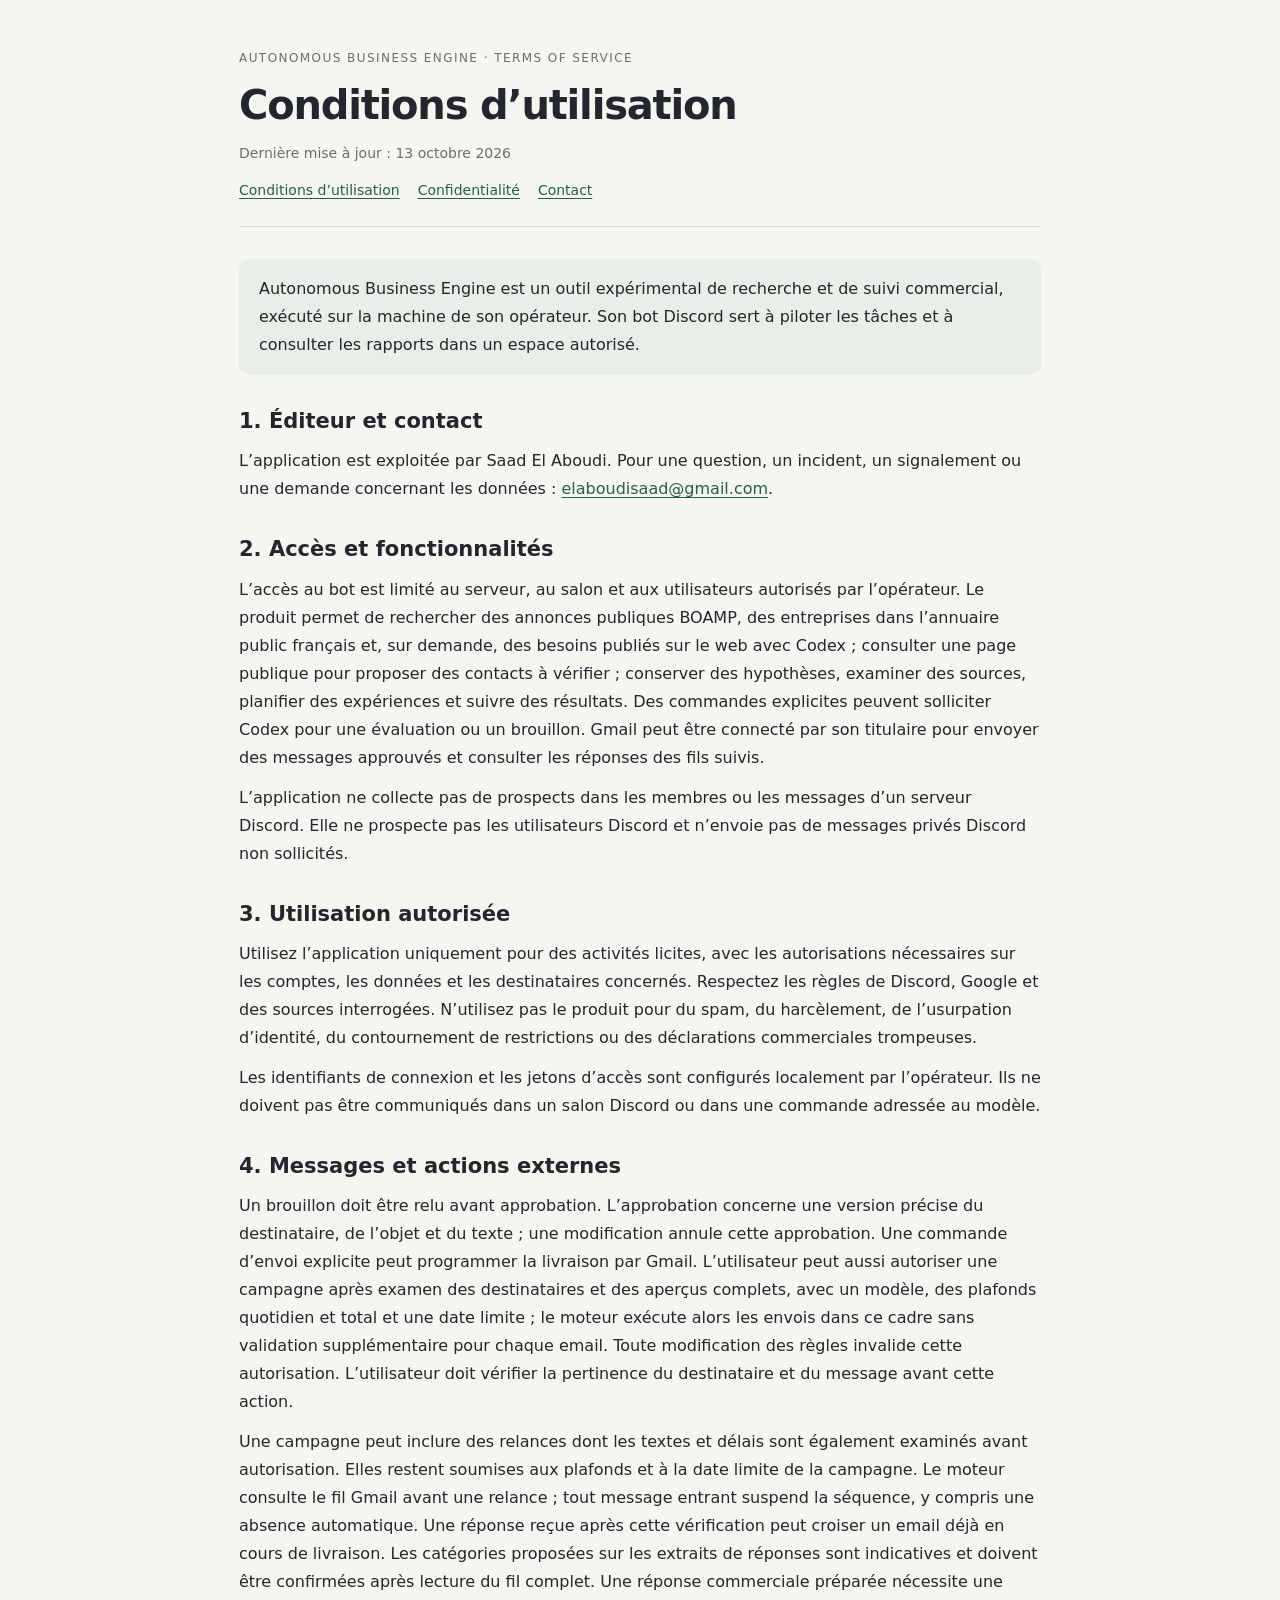
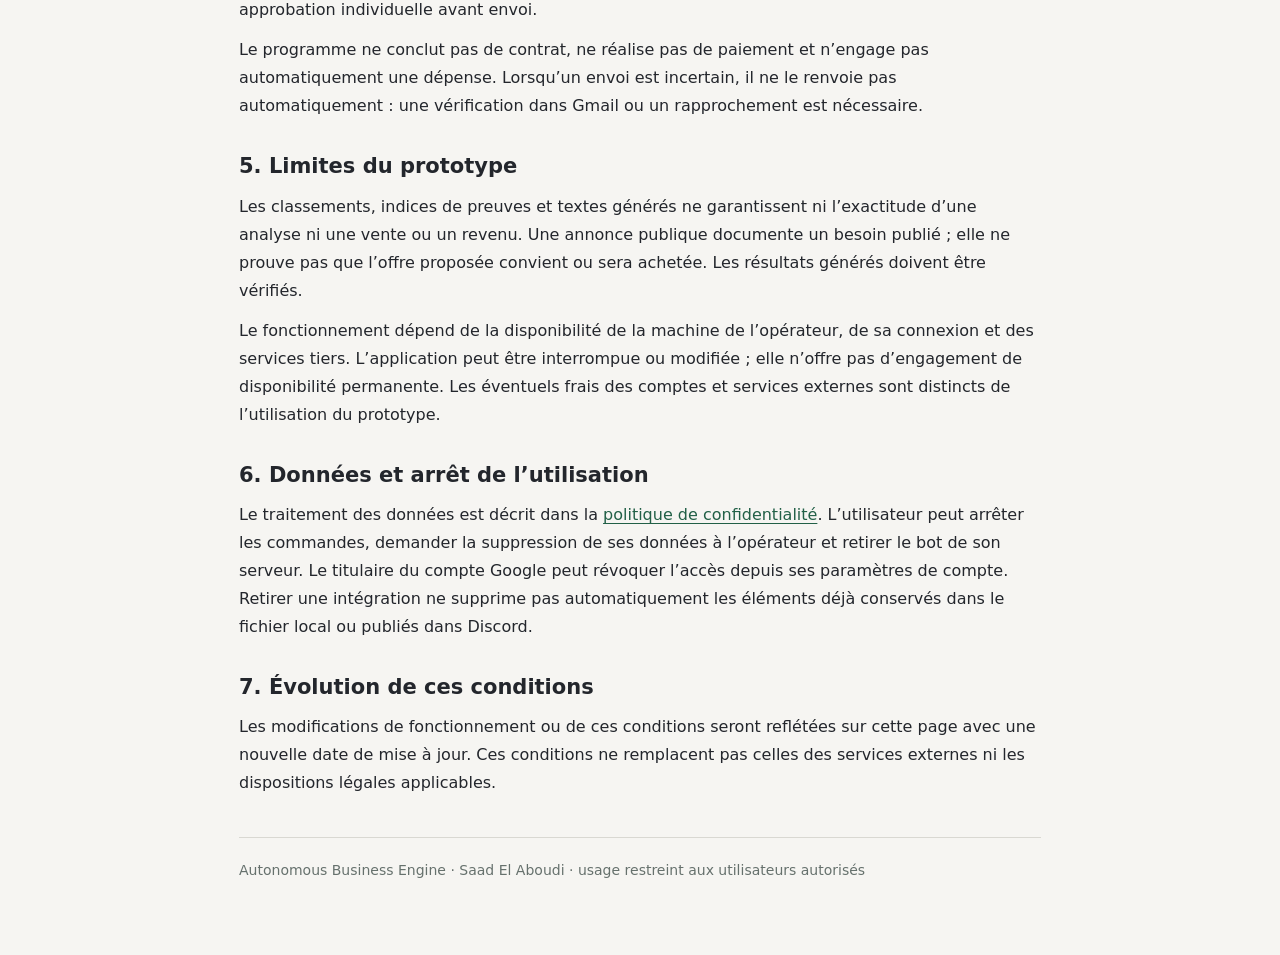
<file: legal/autonomous-business-engine/terms.html>
<!doctype html><html lang="fr"><head><meta charset="utf-8"><meta name="viewport" content="width=device-width, initial-scale=1"><meta name="description" content="Conditions d’utilisation du prototype Autonomous Business Engine et de son bot Discord."><title>Conditions d’utilisation — Autonomous Business Engine</title><link rel="stylesheet" href="legal.css"></head><body><main><header><div class="eyebrow">Autonomous Business Engine · Terms of Service</div><h1>Conditions d’utilisation</h1><p class="date">Dernière mise à jour : 13 octobre 2026</p><nav aria-label="Documents"><a href="terms.html">Conditions d’utilisation</a><a href="privacy.html">Confidentialité</a><a href="mailto:elaboudisaad@gmail.com">Contact</a></nav></header><p class="notice">Autonomous Business Engine est un outil expérimental de recherche et de suivi commercial, exécuté sur la machine de son opérateur. Son bot Discord sert à piloter les tâches et à consulter les rapports dans un espace autorisé.</p>
<h2>1. Éditeur et contact</h2><p>L’application est exploitée par Saad El Aboudi. Pour une question, un incident, un signalement ou une demande concernant les données : <a href="mailto:elaboudisaad@gmail.com">elaboudisaad@gmail.com</a>.</p>
<h2>2. Accès et fonctionnalités</h2><p>L’accès au bot est limité au serveur, au salon et aux utilisateurs autorisés par l’opérateur. Le produit permet de rechercher des annonces publiques BOAMP, des entreprises dans l’annuaire public français et, sur demande, des besoins publiés sur le web avec Codex ; consulter une page publique pour proposer des contacts à vérifier ; conserver des hypothèses, examiner des sources, planifier des expériences et suivre des résultats. Des commandes explicites peuvent solliciter Codex pour une évaluation ou un brouillon. Gmail peut être connecté par son titulaire pour envoyer des messages approuvés et consulter les réponses des fils suivis.</p><p>L’application ne collecte pas de prospects dans les membres ou les messages d’un serveur Discord. Elle ne prospecte pas les utilisateurs Discord et n’envoie pas de messages privés Discord non sollicités.</p>
<h2>3. Utilisation autorisée</h2><p>Utilisez l’application uniquement pour des activités licites, avec les autorisations nécessaires sur les comptes, les données et les destinataires concernés. Respectez les règles de Discord, Google et des sources interrogées. N’utilisez pas le produit pour du spam, du harcèlement, de l’usurpation d’identité, du contournement de restrictions ou des déclarations commerciales trompeuses.</p><p>Les identifiants de connexion et les jetons d’accès sont configurés localement par l’opérateur. Ils ne doivent pas être communiqués dans un salon Discord ou dans une commande adressée au modèle.</p>
<h2>4. Messages et actions externes</h2><p>Un brouillon doit être relu avant approbation. L’approbation concerne une version précise du destinataire, de l’objet et du texte ; une modification annule cette approbation. Une commande d’envoi explicite peut programmer la livraison par Gmail. L’utilisateur peut aussi autoriser une campagne après examen des destinataires et des aperçus complets, avec un modèle, des plafonds quotidien et total et une date limite ; le moteur exécute alors les envois dans ce cadre sans validation supplémentaire pour chaque email. Toute modification des règles invalide cette autorisation. L’utilisateur doit vérifier la pertinence du destinataire et du message avant cette action.</p><p>Une campagne peut inclure des relances dont les textes et délais sont également examinés avant autorisation. Elles restent soumises aux plafonds et à la date limite de la campagne. Le moteur consulte le fil Gmail avant une relance ; tout message entrant suspend la séquence, y compris une absence automatique. Une réponse reçue après cette vérification peut croiser un email déjà en cours de livraison. Les catégories proposées sur les extraits de réponses sont indicatives et doivent être confirmées après lecture du fil complet. Une réponse commerciale préparée nécessite une approbation individuelle avant envoi.</p><p>Le programme ne conclut pas de contrat, ne réalise pas de paiement et n’engage pas automatiquement une dépense. Lorsqu’un envoi est incertain, il ne le renvoie pas automatiquement : une vérification dans Gmail ou un rapprochement est nécessaire.</p>
<h2>5. Limites du prototype</h2><p>Les classements, indices de preuves et textes générés ne garantissent ni l’exactitude d’une analyse ni une vente ou un revenu. Une annonce publique documente un besoin publié ; elle ne prouve pas que l’offre proposée convient ou sera achetée. Les résultats générés doivent être vérifiés.</p><p>Le fonctionnement dépend de la disponibilité de la machine de l’opérateur, de sa connexion et des services tiers. L’application peut être interrompue ou modifiée ; elle n’offre pas d’engagement de disponibilité permanente. Les éventuels frais des comptes et services externes sont distincts de l’utilisation du prototype.</p>
<h2>6. Données et arrêt de l’utilisation</h2><p>Le traitement des données est décrit dans la <a href="privacy.html">politique de confidentialité</a>. L’utilisateur peut arrêter les commandes, demander la suppression de ses données à l’opérateur et retirer le bot de son serveur. Le titulaire du compte Google peut révoquer l’accès depuis ses paramètres de compte. Retirer une intégration ne supprime pas automatiquement les éléments déjà conservés dans le fichier local ou publiés dans Discord.</p>
<h2>7. Évolution de ces conditions</h2><p>Les modifications de fonctionnement ou de ces conditions seront reflétées sur cette page avec une nouvelle date de mise à jour. Ces conditions ne remplacent pas celles des services externes ni les dispositions légales applicables.</p><footer>Autonomous Business Engine · Saad El Aboudi · usage restreint aux utilisateurs autorisés</footer></main></body></html>
</file>
<file: assets/css/styles.css>
:root{--bg:#f7f7f5;--surface:#fff;--ink:#111;--muted:#6b6b67;--line:#deded9;--soft:#ecece8;--accent:#10a37f;--max:1180px}*{box-sizing:border-box}html{scroll-behavior:smooth}body{margin:0;background:var(--bg);color:var(--ink);font-family:Inter,Arial,sans-serif;-webkit-font-smoothing:antialiased}a{color:inherit;text-decoration:none}.wrap{width:min(calc(100% - 48px),var(--max));margin:auto}header{position:sticky;top:0;z-index:50;border-bottom:1px solid var(--line);background:color-mix(in srgb,var(--bg) 90%,transparent);backdrop-filter:blur(18px)}.nav{height:72px;display:flex;align-items:center;justify-content:space-between}.brand{display:flex;align-items:center;gap:10px;font-weight:600;font-size:14px}.mark{display:grid;place-items:center;width:30px;height:30px;border-radius:8px;background:var(--ink);color:var(--bg)}.links{display:flex;gap:28px;font-size:13px;color:var(--muted)}.links a:hover{color:var(--ink)}.actions{display:flex;align-items:center;gap:5px}.actions button{border:0;background:transparent;color:var(--muted);font:600 11px Inter;padding:8px;cursor:pointer}.actions .active{color:var(--ink)}#theme{font-size:14px}.hero{min-height:calc(100vh - 72px);display:flex;flex-direction:column;justify-content:center;padding:110px 0 70px}.eyebrow{display:flex;align-items:center;gap:9px;font-size:13px;color:var(--muted);margin-bottom:30px}.dot{width:8px;height:8px;border-radius:50%;background:var(--accent);box-shadow:0 0 0 5px color-mix(in srgb,var(--accent) 12%,transparent)}h1{font-size:clamp(56px,8.7vw,118px);line-height:.92;letter-spacing:-.07em;margin:0;max-width:1050px;font-weight:600}.muted-title{color:#a3a39e}.lead{max-width:690px;font-size:clamp(18px,2vw,24px);line-height:1.5;color:var(--muted);margin:42px 0 32px;letter-spacing:-.025em}.hero-actions{display:flex;gap:10px}.btn{display:inline-flex;align-items:center;gap:18px;border:1px solid var(--line);border-radius:999px;padding:13px 18px;font-size:13px;font-weight:500;background:var(--surface)}.btn.primary{background:var(--ink);color:var(--bg);border-color:var(--ink)}.metrics{display:grid;grid-template-columns:repeat(4,1fr);margin-top:100px;border-top:1px solid var(--line)}.metrics div{padding:24px 24px 0 0}.metrics strong{display:block;font-size:28px;letter-spacing:-.04em}.metrics span{display:block;color:var(--muted);font-size:12px;line-height:1.4;margin-top:5px;max-width:145px}.section{padding:130px 0;border-top:1px solid var(--line)}.kicker{font-size:11px;text-transform:uppercase;letter-spacing:.12em;color:var(--muted);margin-bottom:50px}.profile-grid{display:grid;grid-template-columns:1fr 1.35fr;gap:90px}.profile-grid h2,.section-head h2,footer h2{font-size:clamp(42px,5vw,72px);line-height:1;letter-spacing:-.055em;margin:0;font-weight:500}.big-copy{font-size:clamp(21px,2.4vw,31px);line-height:1.45;letter-spacing:-.035em;margin:0}.chips{display:flex;flex-wrap:wrap;gap:8px;margin-top:35px}.chips span,.tags{font-size:11px;color:var(--muted)}.chips span{padding:8px 11px;border:1px solid var(--line);border-radius:999px}.section-head{display:grid;grid-template-columns:1fr 1fr;gap:80px;align-items:end;margin-bottom:70px}.section-head p{color:var(--muted);max-width:450px;line-height:1.6;margin:0}.timeline article{display:grid;grid-template-columns:190px 1fr;gap:60px;padding:38px 0;border-top:1px solid var(--line)}.timeline .date{font-size:12px;color:var(--muted)}.timeline h3{font-size:25px;letter-spacing:-.035em;margin:0}.timeline h3 span{color:var(--muted);font-weight:400}.timeline h4{font-size:13px;margin:8px 0 18px;font-weight:500;color:var(--accent)}.timeline p{max-width:760px;color:var(--muted);line-height:1.65;margin:0 0 16px}.projects-section{background:#101010;color:#f4f4f0}.projects-section .kicker,.projects-section .section-head p{color:#8d8d88}.project-grid{display:grid;grid-template-columns:repeat(2,1fr);border-top:1px solid #333;border-left:1px solid #333}.project{min-height:430px;padding:32px;display:flex;flex-direction:column;border-right:1px solid #333;border-bottom:1px solid #333;transition:background .25s}.project:hover{background:#171717}.hero-project{grid-column:1/-1;min-height:490px}.project-top{display:flex;justify-content:space-between;color:#777;font-size:11px}.status{color:#6fd6b7;border:1px solid #315c50;border-radius:999px;padding:5px 8px}.project h3{font-size:clamp(32px,4vw,54px);letter-spacing:-.055em;margin:55px 0 5px}.project-role{color:#bbb!important;font-size:13px!important;margin:0 0 22px!important}.project>p:not(.project-role){color:#8d8d88;line-height:1.6;max-width:650px;margin:0}.project .tags{margin-top:25px;color:#777;line-height:1.8}.project-links{display:flex;gap:20px;margin-top:auto;padding-top:40px}.project-links a{font-size:12px;color:#ddd;display:flex;gap:8px;align-items:center}.project-links a:hover{color:#6fd6b7}.all-github{display:flex;justify-content:space-between;padding:28px 0;border-bottom:1px solid #333;font-size:14px}.edu-grid{display:grid;grid-template-columns:1fr 1fr;border-top:1px solid var(--line)}.edu-grid article{padding:35px 40px 35px 0;border-bottom:1px solid var(--line)}.edu-grid article+article{padding-left:40px;border-left:1px solid var(--line)}.edu-grid span{font-size:11px;color:var(--muted)}.edu-grid h3{font-size:24px;letter-spacing:-.03em}.edu-grid p{color:var(--muted)}footer{padding:110px 0 30px;background:var(--surface);border-top:1px solid var(--line)}.footer-grid{display:grid;grid-template-columns:1.4fr 1fr;gap:70px}.contact-links{display:flex;flex-direction:column}.contact-links a{display:flex;justify-content:space-between;padding:18px 0;border-bottom:1px solid var(--line);font-size:13px}.copyright{margin-top:100px;padding-top:20px;border-top:1px solid var(--line);font-size:11px;color:var(--muted)}body.dark{--bg:#111;--surface:#171717;--ink:#f3f3ef;--muted:#989893;--line:#333;--soft:#222}.dark .muted-title{color:#777}.dark .projects-section{background:#0a0a0a}@media(max-width:760px){.wrap{width:min(calc(100% - 30px),var(--max))}.links{display:none}.hero{padding-top:80px}.metrics{grid-template-columns:1fr 1fr;margin-top:70px;gap:25px}.profile-grid,.section-head,.footer-grid{grid-template-columns:1fr;gap:35px}.section{padding:85px 0}.timeline article{grid-template-columns:1fr;gap:12px}.project-grid{grid-template-columns:1fr}.hero-project{grid-column:auto}.project{min-height:410px;padding:24px}.edu-grid{grid-template-columns:1fr}.edu-grid article+article{padding-left:0;border-left:0}.hero-actions{flex-wrap:wrap}h1{font-size:16vw}}
</file>
<file: outils/csv/style.css>
*{box-sizing:border-box}html{scroll-behavior:smooth}body{margin:0;background:#f6f7f9;color:#1e293b;font:15px/1.65 system-ui,-apple-system,sans-serif}main{max-width:1160px;margin:auto;padding:0 28px}a{color:#2458c7;text-underline-offset:4px}nav{display:flex;align-items:center;justify-content:space-between;padding:26px 0;border-bottom:1px solid #e1e6ee;gap:18px}nav>a{text-decoration:none;font-size:13px}nav>a:first-child{color:#172338;font-weight:700}nav span{font-weight:400;color:#718096}header{max-width:790px;padding:70px 0 35px}.eyebrow{font-size:10px;letter-spacing:1.6px;font-weight:750;color:#5a6d89}h1{font-size:clamp(38px,6vw,66px);line-height:1.1;letter-spacing:-2.5px;margin:20px 0}h1 span{color:#3569d6}h2{font-size:23px;letter-spacing:-.5px;line-height:1.3;margin:10px 0 18px}.lead{font-size:18px;color:#5a6b83;max-width:680px}.privacy{font-size:12px;color:#366957}.steps{padding:16px 0;margin:0 0 25px;display:flex;gap:40px;list-style:none;font-size:12px;color:#62758e}.steps b{color:#3569d6;margin-right:10px}.workspace{display:grid;grid-template-columns:1fr 1fr;gap:24px}.panel{background:#fff;border:1px solid #e2e7f0;border-radius:18px;padding:28px;min-width:0;box-shadow:0 10px 30px #17233803}.hint{color:#6b7c93;font-size:12px}.upload{position:relative;display:block;padding:20px;border:1px dashed #9eb9e7;border-radius:10px;background:#f7faff;color:#2b5eb9;font-size:13px;font-weight:600}.upload input{display:block;width:100%;margin-top:10px;font-size:12px}.row{display:flex;gap:16px;align-items:end;margin:20px 0}.row>*{flex:1;min-width:0}label{display:block;font-size:12px;color:#586d88;margin:14px 0 8px}input,textarea,select,button{font:inherit}select,textarea{width:100%;border:1px solid #ccd6e4;border-radius:9px;padding:11px;background:#fff;color:#263a56}textarea{min-height:145px;resize:vertical}#csv{font:12px/1.65 ui-monospace,monospace;min-height:180px}.check{display:flex;align-items:center;gap:10px;margin:15px 0}.check input{accent-color:#3569d6}button,.button{display:inline-block;background:#285ac4;color:#fff;border:0;border-radius:9px;padding:13px 18px;font-size:12px;font-weight:650;text-decoration:none;cursor:pointer}button:focus-visible,a:focus-visible,input:focus-visible,select:focus-visible,textarea:focus-visible{outline:3px solid #81aaff;outline-offset:3px}.panel>button{width:100%;margin-top:18px}.secondary{background:#eef3fc;color:#3565bb}#error{color:#a52f39;font-size:13px}.stats{display:grid;grid-template-columns:repeat(3,1fr);gap:8px;margin:25px 0}.stats strong{display:block;font-size:29px;font-weight:650;color:#264e9c}.stats span{font-size:10px;color:#6b7c93;display:block}.preview{overflow:auto;max-width:100%;border:1px solid #e3e9f2;border-radius:9px;margin:20px 0}table{width:100%;font-size:12px;border-collapse:collapse;text-align:left}caption{text-align:left;padding:12px;color:#6b7c93}td,th{padding:10px 14px;border-top:1px solid #e3e9f2;max-width:190px;overflow-wrap:anywhere}th{background:#f5f8fc;font-weight:600}#download{width:100%}.offer{margin:50px 0;background:#eaf0fb;border:1px solid #d8e4f8;border-radius:20px;padding:36px;display:grid;grid-template-columns:1fr 1fr;gap:50px}.offer p{color:#556b88}.offer .price{font-size:15px}.offer .price b{font-size:25px;color:#285ac4}.offer form{min-width:0}.offer textarea{min-height:110px}.offer form>button{width:100%}#briefReady{padding:14px 0;font-size:13px}footer{font-size:11px;padding:20px 0 35px;color:#728198}p{overflow-wrap:anywhere}[hidden]{display:none!important}@media(max-width:760px){main{padding:0 18px}.workspace,.offer{grid-template-columns:1fr}.offer{gap:15px;padding:24px}header{padding-top:45px}h1{letter-spacing:-1.5px}.panel{padding:22px}.steps{gap:22px}nav span{display:none}.row{flex-wrap:wrap}.row>*{min-width:120px}nav>a{font-size:11px}}
</file>
<file: legal/autonomous-business-engine/legal.css>
*{box-sizing:border-box}body{margin:0;background:#f6f5f2;color:#23262c;font:16px/1.75 system-ui,-apple-system,BlinkMacSystemFont,"Segoe UI",sans-serif}main{max-width:850px;margin:auto;padding:48px 24px 72px}header{border-bottom:1px solid #d9d8d2;padding-bottom:24px;margin-bottom:32px}.eyebrow{color:#66716d;font-size:12px;letter-spacing:.12em;text-transform:uppercase}h1{font-size:clamp(28px,5vw,40px);line-height:1.2;letter-spacing:-.03em;margin:12px 0}h2{font-size:21px;margin:32px 0 12px;line-height:1.35}p,ul{margin:12px 0}a{color:#226047;text-underline-offset:3px}nav{display:flex;gap:18px;flex-wrap:wrap;font-size:14px}footer{border-top:1px solid #d9d8d2;margin-top:40px;padding-top:20px;font-size:14px;color:#66716d}.date{color:#66716d;font-size:14px}.notice{padding:16px 20px;background:#e9eee9;border-radius:10px}li{margin:8px 0}code{overflow-wrap:anywhere}@media(max-width:500px){main{padding:30px 20px 48px}}
</file>
